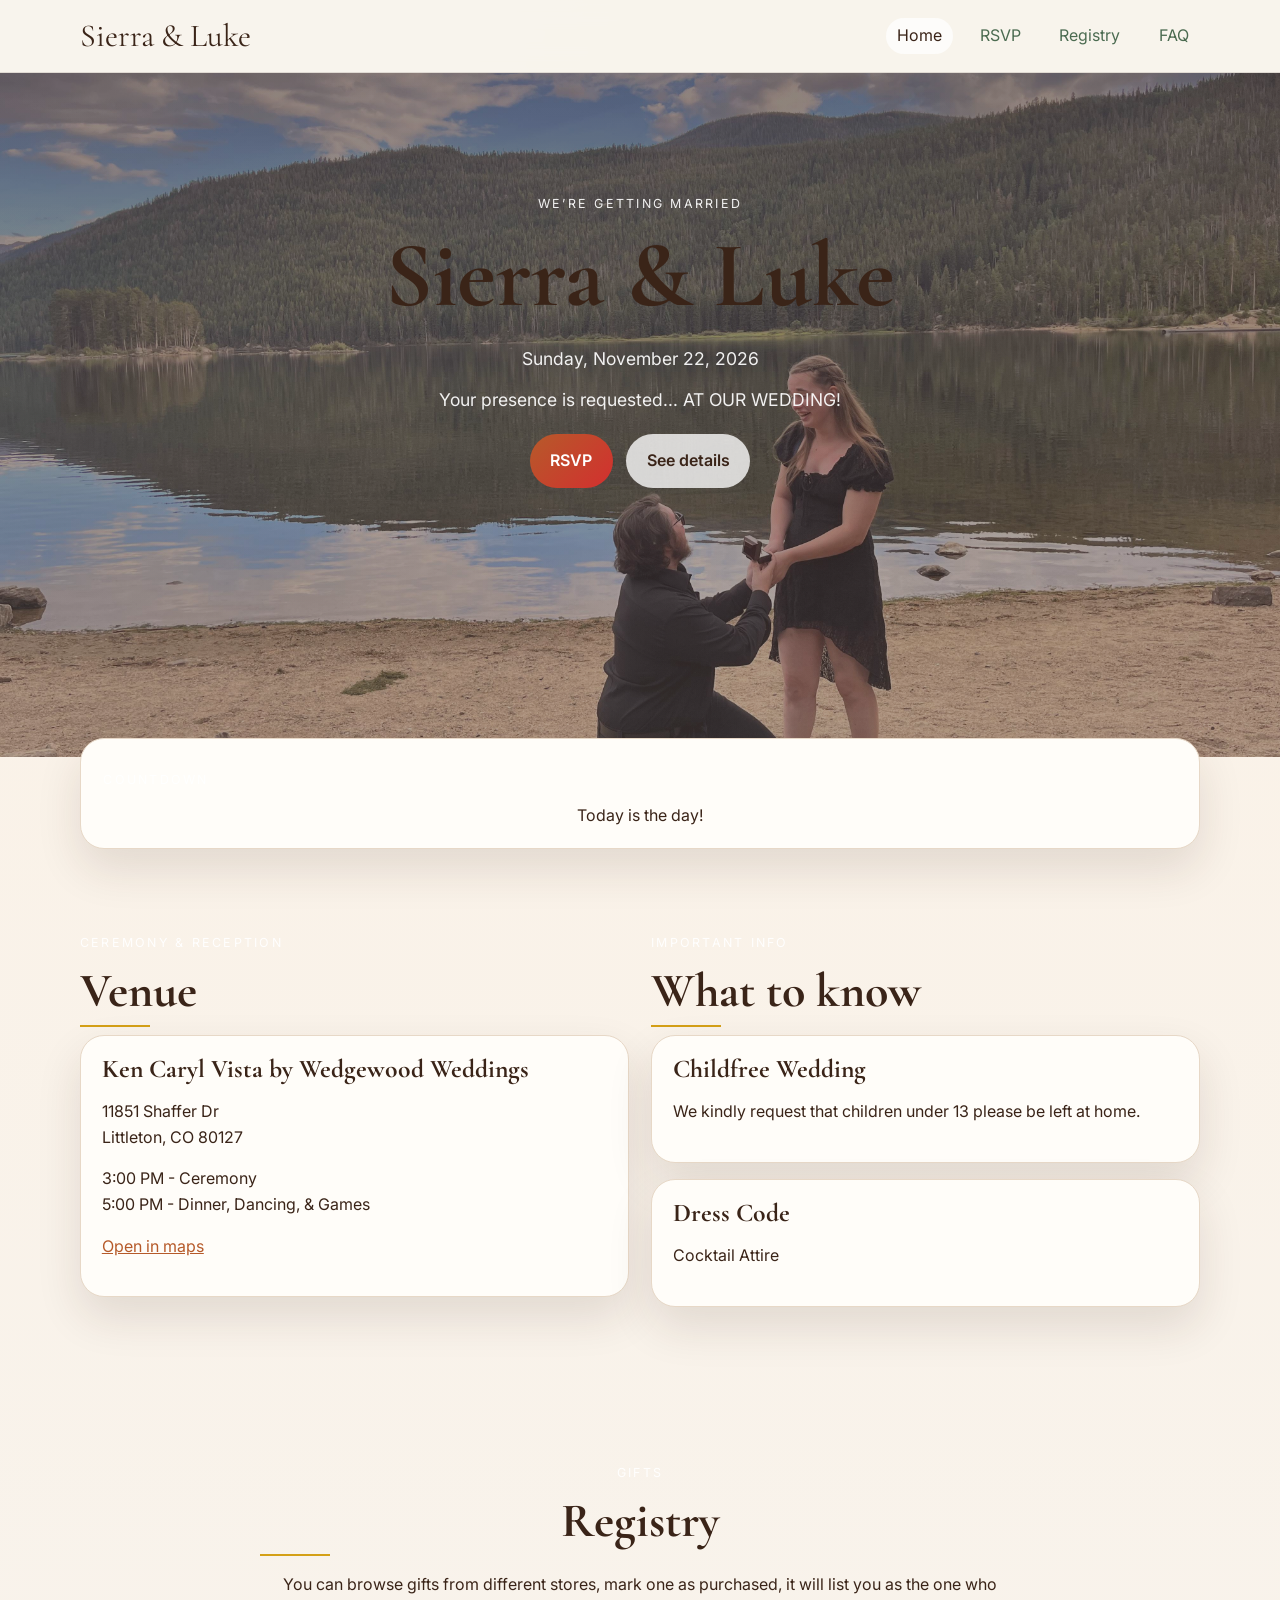
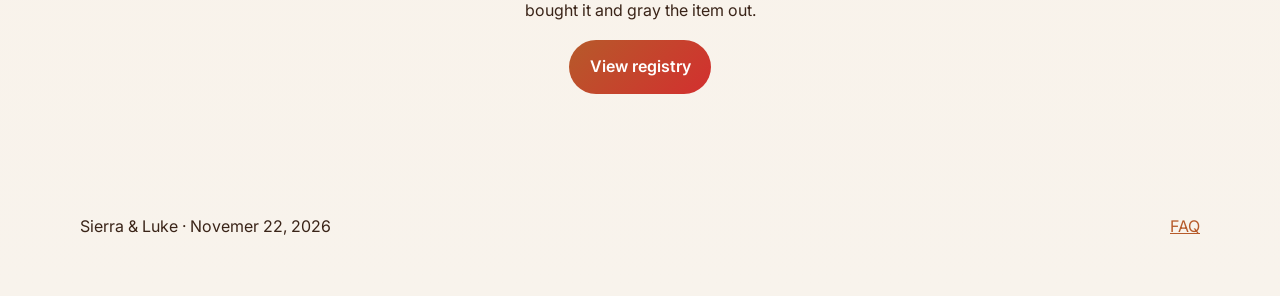
<file: index.html>
<!DOCTYPE html>
<html lang="en">
<head>
  <meta charset="UTF-8" />
  <meta name="viewport" content="width=device-width, initial-scale=1.0" />
  <title>Sierra & Luke</title>
  <link rel="preconnect" href="https://fonts.googleapis.com">
  <link rel="preconnect" href="https://fonts.gstatic.com" crossorigin>
  <link href="https://fonts.googleapis.com/css2?family=Cormorant+Garamond:wght@500;600;700&family=Inter:wght@400;500;600&display=swap" rel="stylesheet">
  <link rel="stylesheet" href="styles.css" />
</head>
<body data-page="home">
  <header class="site-header">
    <div class="wrap nav-wrap">
      <a class="brand" href="index.html">Sierra & Luke</a>
      <nav class="main-nav">
        <a href="index.html" class="active">Home</a>
        <a href="rsvp.html">RSVP</a>
        <a href="registry.html">Registry</a>
        <a href="faq.html">FAQ</a>
      </nav>
    </div>
  </header>

  <main>
    <section class="hero">
      <div class="hero-overlay"></div>
      <div class="wrap hero-inner">
        <p class="eyebrow">We’re getting married</p>
        <h1>Sierra & Luke</h1>
        <p class="hero-date">Sunday, November 22, 2026</p>
        <p class="hero-copy">Your presence is requested...  AT OUR WEDDING!</p>
        <div class="hero-actions">
          <a class="button" href="rsvp.html">RSVP</a>
          <a class="button button-secondary" href="#details">See details</a>
        </div>
      </div>
    </section>

    <section class="countdown-section">
      <div class="wrap">
        <div class="countdown-card">
          <p class="mini-label">Countdown</p>
          <div id="countdown" class="countdown" aria-live="polite">Set your date in config.js</div>
        </div>
      </div>
    </section>

    <section id="details" class="section">
      <div class="wrap grid two-col">
        <div>
          <p class="eyebrow">Ceremony & reception</p>
          <h2>Venue</h2>
          <div class="card">
            <h3>Ken Caryl Vista by Wedgewood Weddings</h3>
            <p>11851 Shaffer Dr<br />Littleton, CO 80127</p>
            <p>3:00 PM - Ceremony<br />5:00 PM - Dinner, Dancing, & Games</p>
            <p><a href="https://maps.app.goo.gl/AH9yWjSoTCXogqiy8" target="_blank" rel="noopener">Open in maps</a></p>
          </div>
        </div>
        <div>
          <p class="eyebrow">Important info</p>
          <h2>What to know</h2>
          <div class="stack">
            <div class="card">
              <h3>Childfree Wedding</h3>
              <p>We kindly request that children under 13 please be left at home.</p>
            </div>
            <div class="card">
              <h3>Dress Code</h3>
              <p>Cocktail Attire</p>
            </div>
          </div>
        </div>
      </div>
    </section>

    <section class="section">
      <div class="wrap centered narrow">
        <p class="eyebrow">Gifts</p>
        <h2>Registry</h2>
        <p>You can browse gifts from different stores, mark one as purchased, it will list you as the one who bought it and gray the item out.</p>
        <a class="button" href="registry.html">View registry</a>
      </div>
    </section>
  </main>

  <footer class="site-footer">
    <div class="wrap footer-wrap">
      <p>Sierra & Luke · Novemer 22, 2026</p>
      <p><a href="faq.html">FAQ</a></p>
    </div>
  </footer>

  <script src="config.js"></script>
  <script src="app.js"></script>
</body>
</html>
</file>
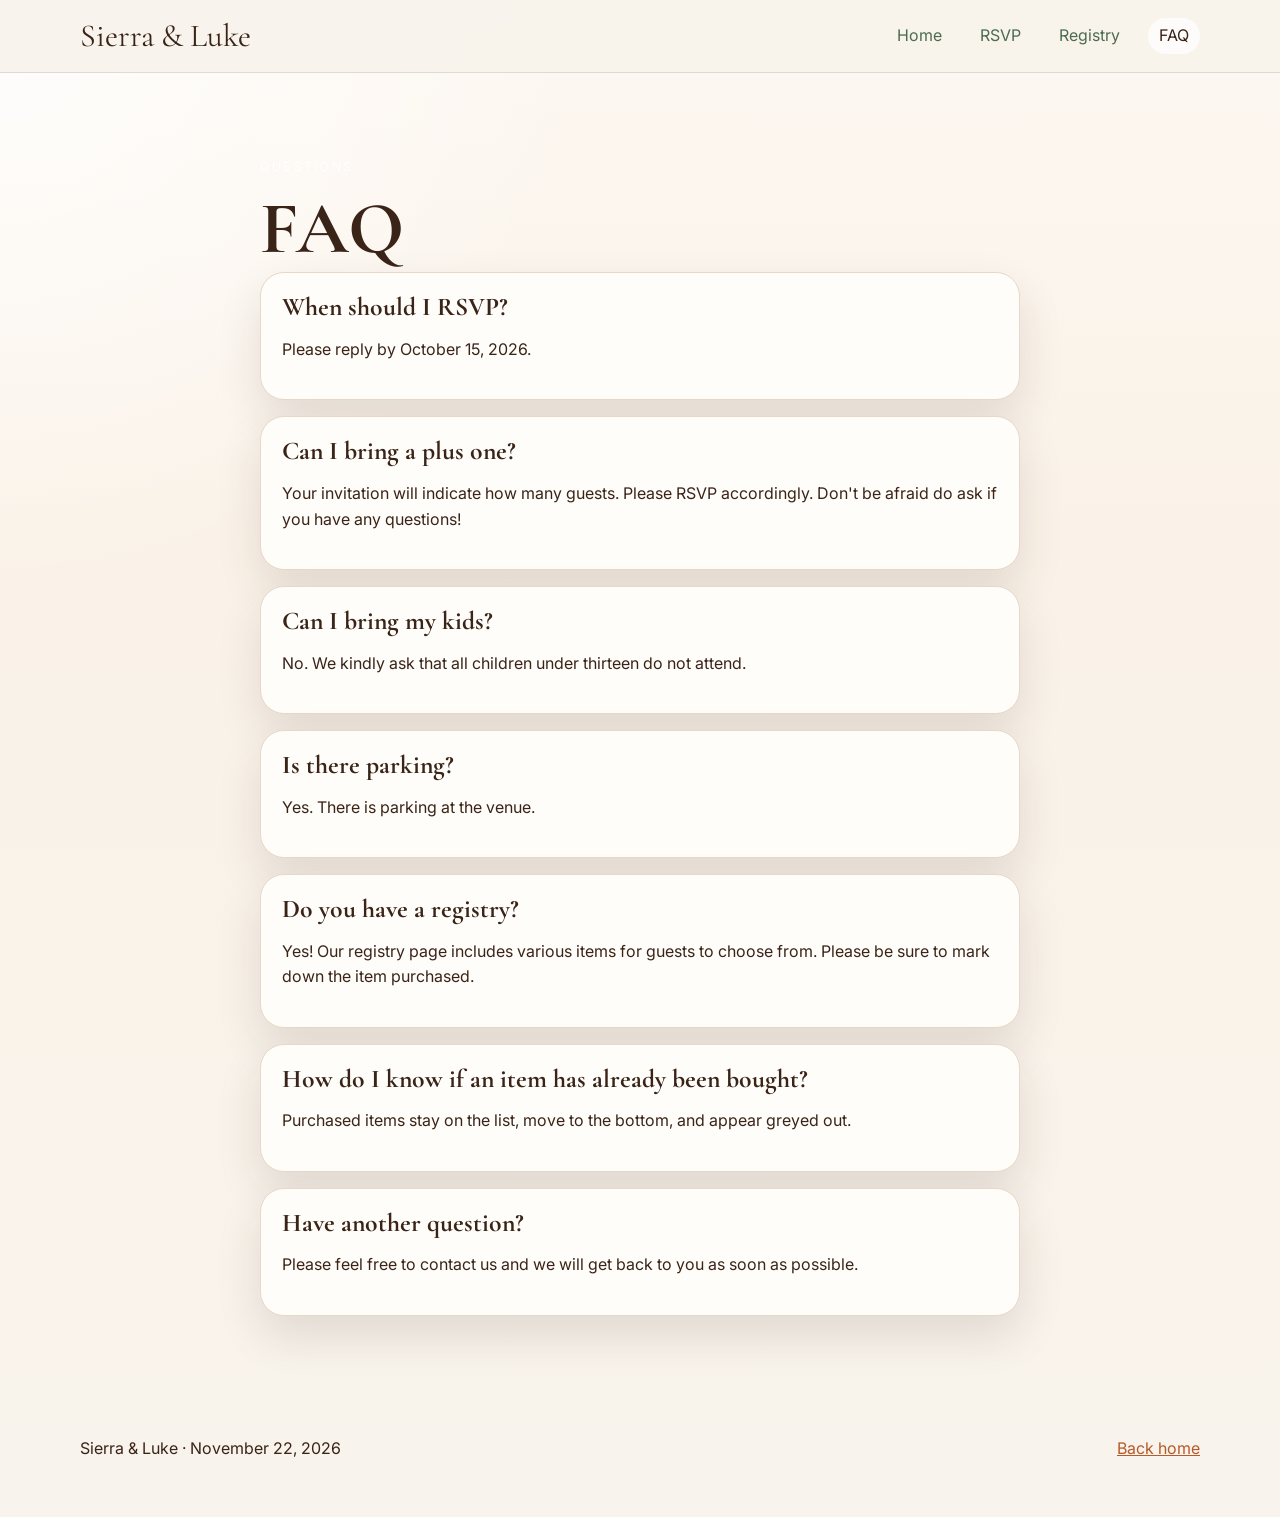
<file: faq.html>
<!DOCTYPE html>
<html lang="en">
<head>
  <meta charset="UTF-8" />
  <meta name="viewport" content="width=device-width, initial-scale=1.0" />
  <title>FAQ | Sierra & Luke</title>
  <link rel="preconnect" href="https://fonts.googleapis.com">
  <link rel="preconnect" href="https://fonts.gstatic.com" crossorigin>
  <link href="https://fonts.googleapis.com/css2?family=Cormorant+Garamond:wght@500;600;700&family=Inter:wght@400;500;600&display=swap" rel="stylesheet">
  <link rel="stylesheet" href="styles.css" />
</head>
<body data-page="faq">
  <header class="site-header">
    <div class="wrap nav-wrap">
      <a class="brand" href="index.html">Sierra & Luke</a>
      <nav class="main-nav">
        <a href="index.html">Home</a>
        <a href="rsvp.html">RSVP</a>
        <a href="registry.html">Registry</a>
        <a href="faq.html" class="active">FAQ</a>
      </nav>
    </div>
  </header>

  <main class="section">
    <div class="wrap narrow">
      <p class="eyebrow">Questions</p>
      <h1 class="page-title">FAQ</h1>

      <div class="stack">
        <div class="card">
          <h3>When should I RSVP?</h3>
          <p>Please reply by October 15, 2026.</p>
        </div>
        <div class="card">
          <h3>Can I bring a plus one?</h3>
          <p>Your invitation will indicate how many guests. Please RSVP accordingly. Don't be afraid do ask if you have any questions!</p>
        </div>
           <div class="card">
          <h3>Can I bring my kids?</h3>
          <p>No. We kindly ask that all children under thirteen do not attend.</p>
        </div>
        <div class="card">
          <h3>Is there parking?</h3>
          <p>Yes. There is parking at the venue.</p>
        </div>
        <div class="card">
          <h3>Do you have a registry?</h3>
          <p>Yes! Our registry page includes various items for guests to choose from. Please be sure to mark down the item purchased.</p>
        </div>
        <div class="card">
          <h3>How do I know if an item has already been bought?</h3>
          <p>Purchased items stay on the list, move to the bottom, and appear greyed out.</p>
        </div>
        <div class="card">
          <h3>Have another question?</h3>
          <p>Please feel free to contact us and we will get back to you as soon as possible.</p>
        </div>
      </div>
    </div>
  </main>

  <footer class="site-footer">
    <div class="wrap footer-wrap">
      <p>Sierra & Luke · November 22, 2026</p>
      <p><a href="index.html">Back home</a></p>
    </div>
  </footer>

  <script src="config.js"></script>
  <script src="app.js"></script>
</body>
</html>
</file>
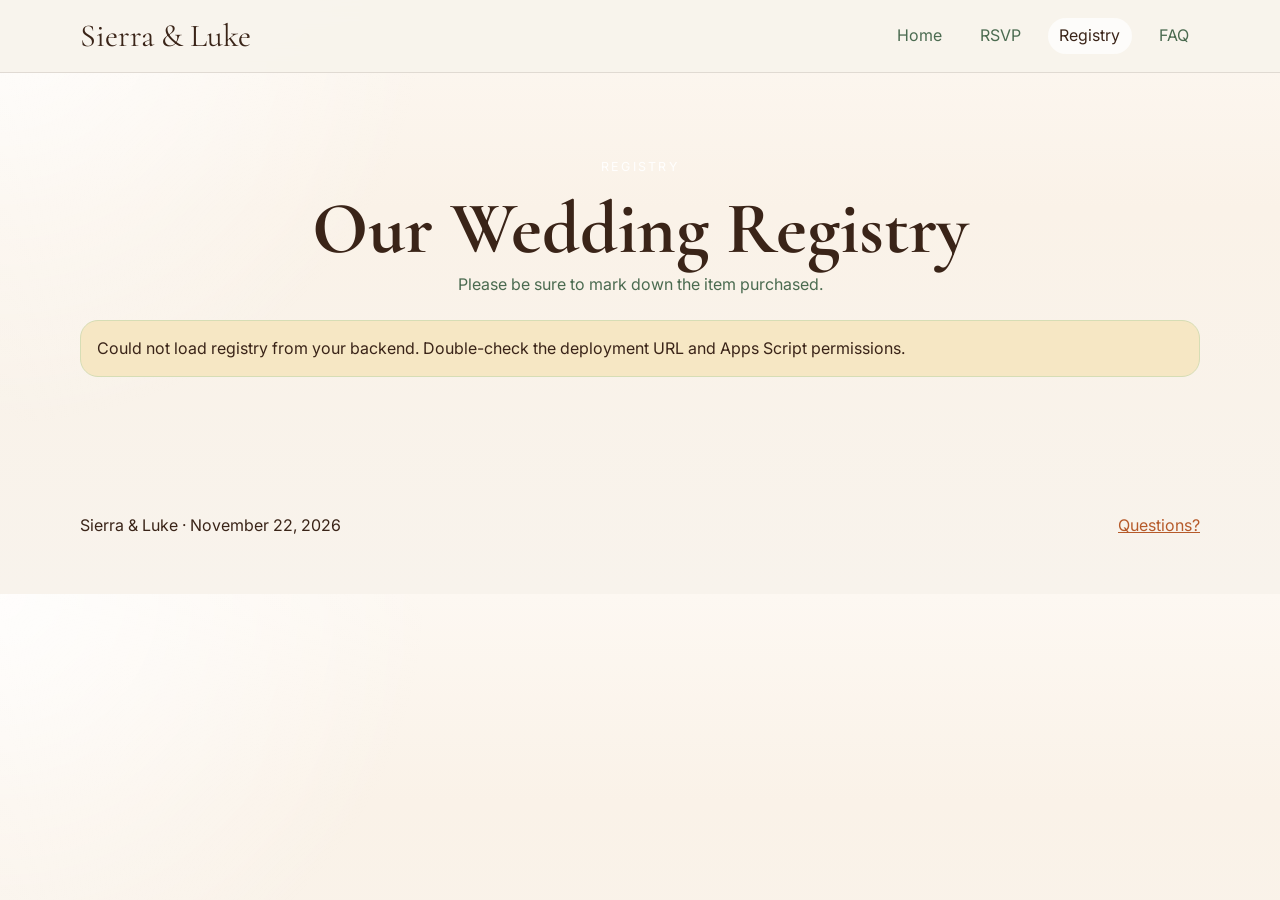
<file: registry.html>
<!DOCTYPE html>
<html lang="en">
<head>
  <meta charset="UTF-8" />
  <meta name="viewport" content="width=device-width, initial-scale=1.0" />
  <title>Registry | Sierra & Luke</title>
  <link rel="preconnect" href="https://fonts.googleapis.com">
  <link rel="preconnect" href="https://fonts.gstatic.com" crossorigin>
  <link href="https://fonts.googleapis.com/css2?family=Cormorant+Garamond:wght@500;600;700&family=Inter:wght@400;500;600&display=swap" rel="stylesheet">
  <link rel="stylesheet" href="styles.css" />
</head>
<body data-page="registry">
  <header class="site-header">
    <div class="wrap nav-wrap">
      <a class="brand" href="index.html">Sierra & Luke</a>
      <nav class="main-nav">
        <a href="index.html">Home</a>
        <a href="rsvp.html">RSVP</a>
        <a href="registry.html" class="active">Registry</a>
        <a href="faq.html">FAQ</a>
      </nav>
    </div>
  </header>

  <main class="section">
    <div class="wrap">
      <div class="narrow centered">
        <p class="eyebrow">Registry</p>
        <h1 class="page-title">Our Wedding Registry</h1>
        <p class="page-intro">Please be sure to mark down the item purchased.</p>
      </div>

      <div id="registryNotice" class="notice hidden"></div>
      <div id="registryFilters" class="registry-filters hidden"></div>
      <div id="registryList" class="registry-grid"></div>
    </div>
  </main>

  <iframe name="hiddenRegistryFrame" id="hiddenRegistryFrame" class="hidden-iframe"></iframe>

  <footer class="site-footer">
    <div class="wrap footer-wrap">
      <p>Sierra & Luke · November 22, 2026</p>
      <p><a href="faq.html">Questions?</a></p>
    </div>
  </footer>

  <script src="config.js"></script>
  <script src="app.js"></script>
</body>
</html>
</file>
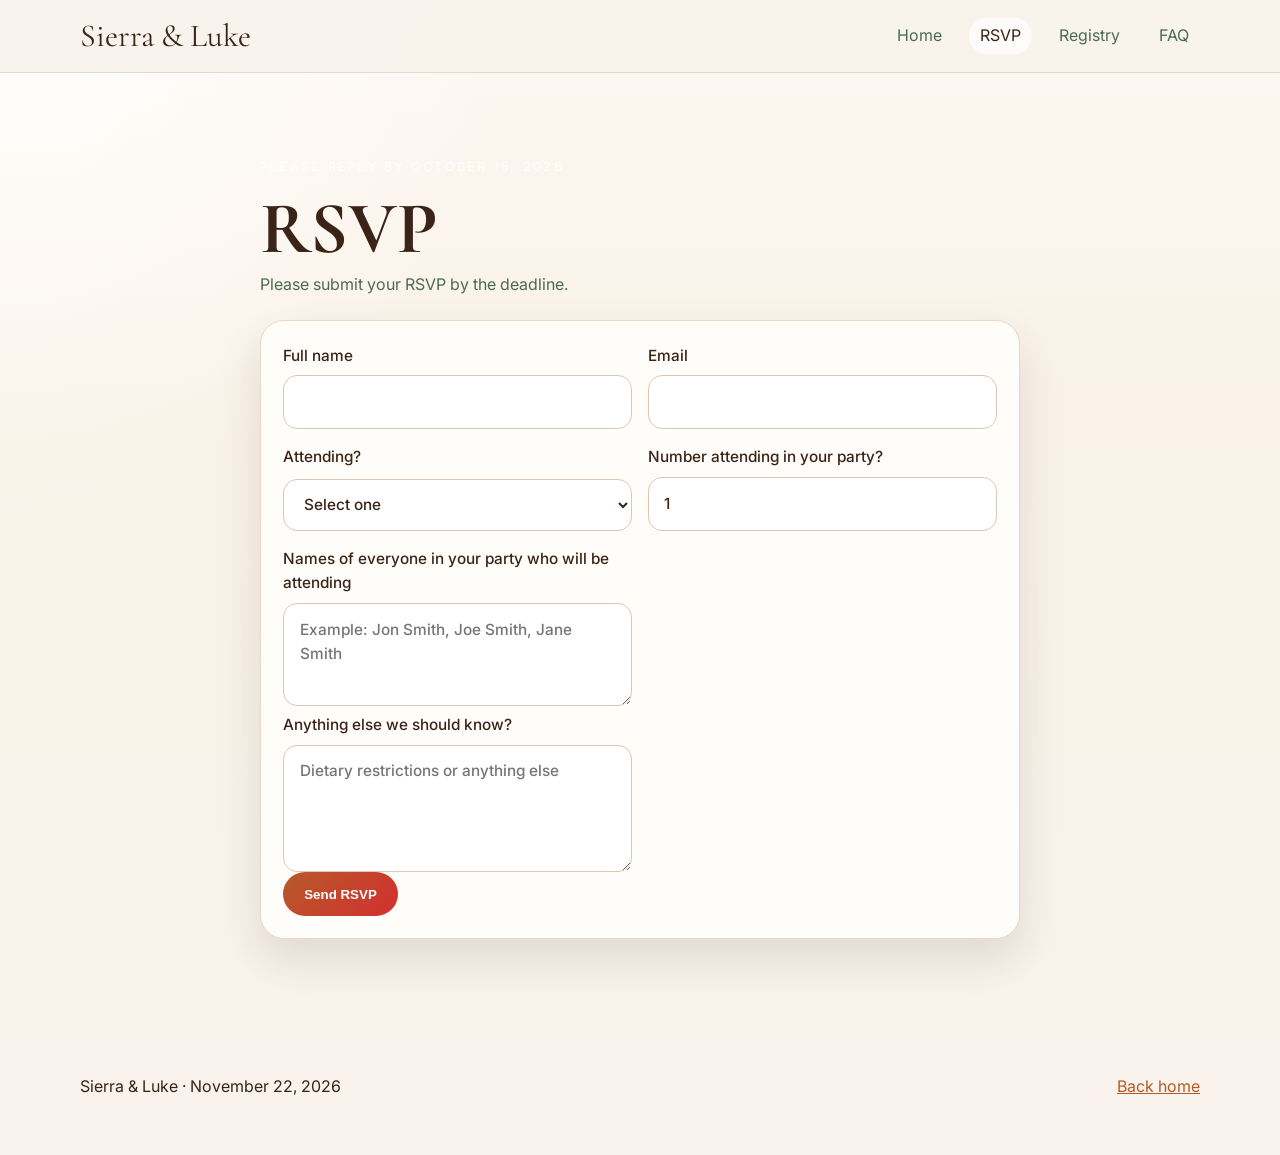
<file: rsvp.html>
<!DOCTYPE html>
<html lang="en">
<head>
  <meta charset="UTF-8" />
  <meta name="viewport" content="width=device-width, initial-scale=1.0" />
  <title>RSVP | Sierra & Luke</title>
  <link rel="preconnect" href="https://fonts.googleapis.com">
  <link rel="preconnect" href="https://fonts.gstatic.com" crossorigin>
  <link href="https://fonts.googleapis.com/css2?family=Cormorant+Garamond:wght@500;600;700&family=Inter:wght@400;500;600&display=swap" rel="stylesheet">
  <link rel="stylesheet" href="styles.css" />
</head>
<body data-page="rsvp">
  <header class="site-header">
    <div class="wrap nav-wrap">
      <a class="brand" href="index.html">Sierra & Luke</a>
      <nav class="main-nav">
        <a href="index.html">Home</a>
        <a href="rsvp.html" class="active">RSVP</a>
        <a href="registry.html">Registry</a>
        <a href="faq.html">FAQ</a>
      </nav>
    </div>
  </header>

  <main class="section">
    <div class="wrap narrow">
      <p class="eyebrow">Please reply by October 15, 2026</p>
      <h1 class="page-title">RSVP</h1>
      <p class="page-intro">Please submit your RSVP by the deadline.</p>

      <div id="apiNotice" class="notice hidden"></div>
      <div id="rsvpSuccess" class="success hidden">Thanks! Your RSVP was submitted.</div>

      <form id="rsvpForm" class="card form-card" method="post" target="hiddenSubmitFrame">
        <input type="hidden" name="action" value="rsvp" />
        <input type="hidden" name="honeypot" value="" />
        <div class="form-grid">
          <label>
            Full name
            <input type="text" name="name" required />
          </label>
          <label>
            Email
            <input type="email" name="email" />
          </label>
          <label>
            Attending?
            <select name="attending" required>
              <option value="">Select one</option>
              <option value="Yes">Accept</option>
              <option value="No">Decline</option>
            </select>
          </label>
          <label>
            Number attending in your party?
            <input type="number" min="1" max="8" name="guest_count" value="1" />
          </label>
          <label>
       
          <label class="full">
            Names of everyone in your party who will be attending
            <textarea
              name="attendee_names"
              rows="3"
              placeholder="Example: Jon Smith, Joe Smith, Jane Smith"
            ></textarea>
          </label>

          <label class="full">
            Anything else we should know?
            <textarea name="notes" rows="4" placeholder="Dietary restrictions or anything else"></textarea>
          </label>
        </div>
        <button type="submit" class="button">Send RSVP</button>
      </form>

      <p class="small muted"></p>
    </div>
  </main>

  <iframe name="hiddenSubmitFrame" id="hiddenSubmitFrame" class="hidden-iframe"></iframe>

  <footer class="site-footer">
    <div class="wrap footer-wrap">
      <p>Sierra & Luke · November 22, 2026</p>
      <p><a href="index.html">Back home</a></p>
    </div>
  </footer>

  <script src="config.js"></script>
  <script src="app.js"></script>
</body>
</html>
</file>
<file: styles.css>
:root {
  --bg: #F8F3EC;
  --paper: #FFFDF9;
  --text: #3A2418;
  --muted: #4B6B50;
  --accent: #B65A2A;
  --accent-strong: #D32F2F;
  --accent-soft: #EFE0D2;
  --line: #E7D8C7;
  --success: #EEF2EC;
  --notice: #F6E7C4;
  --shadow: 0 20px 45px rgba(58, 36, 24, 0.12);
}

* { box-sizing: border-box; }
html { scroll-behavior: smooth; }
body {
  margin: 0;
  background:
    radial-gradient(circle at top left, rgba(255,255,255,0.8), transparent 30%),
    linear-gradient(180deg, #FDF8F2, #FAF2E8 35%, #F8F3EC);
  color: var(--text);
  font-family: "Inter", sans-serif;
  line-height: 1.6;
}
img { max-width: 100%; }
a { color: var(--accent); }
h1, h2, h3 {
  font-family: "Cormorant Garamond", serif;
  line-height: 1.05;
  margin: 0 0 0.5rem;
}
h1 { font-size: clamp(3rem, 8vw, 5.8rem); }
h2 { font-size: clamp(2rem, 5vw, 3rem); }
h3 { font-size: 1.6rem; }

.wrap {
  width: min(1120px, calc(100% - 2rem));
  margin: 0 auto;
}
.narrow { width: min(760px, 100%); margin: 0 auto; }
.centered { text-align: center; }

.site-header {
  position: sticky;
  top: 0;
  z-index: 20;
  backdrop-filter: blur(12px);
  background: rgba(248, 243, 236, 0.92);
  border-bottom: 1px solid rgba(58, 36, 24, 0.12);
}
.nav-wrap {
  display: flex;
  align-items: center;
  justify-content: space-between;
  min-height: 72px;
  gap: 1rem;
}
.brand {
  text-decoration: none;
  font-family: "Cormorant Garamond", serif;
  font-size: 2rem;
  color: var(--text);
}
.main-nav {
  display: flex;
  gap: 1rem;
  flex-wrap: wrap;
}
.main-nav a {
  text-decoration: none;
  color: var(--muted);
  padding: 0.35rem 0.7rem;
  border-radius: 999px;
}
.main-nav a.active,
.main-nav a:hover {
  color: var(--text);
  background: rgba(255,255,255,0.72);
}

.hero {
  position: relative;
  min-height: 76vh;
  display: grid;
  align-items: center;
  background:
  linear-gradient(rgba(40,20,15,.55), rgba(40,20,15,.40)),
  url("images/registry/engage.jpg");
background-size: cover;
background-position: center;
background-repeat: no-repeat;
}
.hero-overlay {
  position: absolute;
  inset: 0;
  background: linear-gradient(to bottom, rgba(255,255,255,0.03), rgba(248,243,236,0.15));
}
.hero-inner {
  position: relative;
  z-index: 1;
  text-align: center;

  padding-top: 2rem;
  padding-bottom: 12rem;

  display: flex;
  flex-direction: column;
  justify-content: flex-start;
}
.eyebrow, .mini-label {
  letter-spacing: 0.18em;
  text-transform: uppercase;
  font-size: 0.78rem;
  color: rgba(255,255,255,0.92);
  margin-bottom: 0.8rem;
}
.hero-date, .hero-copy {
  font-size: 1.1rem;
  max-width: 680px;
  margin: 0.8rem auto 0;
  color: rgba(255,255,255,0.92);
}
.hero-actions {
  display: flex;
  gap: 0.8rem;
  justify-content: center;
  margin-top: 1.2rem;
  flex-wrap: wrap;
}

.button {
  display: inline-flex;
  align-items: center;
  justify-content: center;
  background: linear-gradient(135deg, var(--accent), var(--accent-strong));
  color: white;
  text-decoration: none;
  border: 0;
  padding: 0.9rem 1.3rem;
  border-radius: 999px;
  font-weight: 600;
  cursor: pointer;
  transition: transform 0.15s ease, opacity 0.15s ease, box-shadow 0.15s ease;
  box-shadow: 0 10px 22px rgba(58, 36, 24 0.16);
}
.button:hover { transform: translateY(-1px); opacity: 0.97; }
.button-secondary {
  background: rgba(255,255,255,0.78);
  color: var(--text);
  border: 1px solid rgba(58, 36, 24 0.15);
  box-shadow: none;
}
.countdown-section { padding: 1.4rem 0 0; }
.countdown-card {
  background: var(--paper);
  box-shadow: var(--shadow);
  border: 1px solid var(--line);
  border-radius: 24px;
  padding: 1.2rem 1.4rem;
  margin-top: -2.6rem;
  position: relative;
  z-index: 5;
}
.countdown {
  display: flex;
  flex-direction: row;
  align-items: center;
  justify-content: center;
  gap: 0;
}
.cd-unit {
  display: flex;
  flex-direction: column;
  align-items: center;
  padding: 0 1.8rem;
  border-right: 1px solid var(--line);
  width: 25%;
}
.cd-unit:last-child { border-right: none; }
.cd-unit strong {
  font-size: 2.4rem;
  font-weight: 700;
  line-height: 1;
  letter-spacing: -0.02em;
  color: var(--ink);
}
.cd-unit em {
  font-style: normal;
  font-size: 0.7rem;
  font-weight: 500;
  letter-spacing: 0.1em;
  text-transform: uppercase;
  color: var(--muted);
  margin-top: 0.2rem;
}
.cd-sep { display: none; }
.time-box {
  background: #FFF8F0;
  border: 1px solid var(--line);
  border-radius: 18px;
  padding: 1rem 0.6rem;
  text-align: center;
}
.time-box strong {
  display: block;
  font-size: clamp(1.6rem, 4vw, 2.2rem);
  font-family: "Cormorant Garamond", serif;
}
.time-box span { color: var(--muted); font-size: 0.86rem; }

.section { padding: 4.5rem 0; }
.section.alt { background: rgba(255,255,255,0.45); }
.grid.two-col {
  display: grid;
  grid-template-columns: 1fr 1fr;
  gap: 1.4rem;
  align-items: start;
}
.stack { display: grid; gap: 1rem; }
.card {
  background: var(--paper);
  border: 1px solid var(--line);
  border-radius: 24px;
  overflow: hidden;
  box-shadow: var(--shadow);
  padding: 1.3rem;
}
.timeline {
  list-style: none;
  margin: 0;
  padding: 0;
}
.timeline li {
  display: flex;
  justify-content: space-between;
  gap: 1rem;
  padding: 0.8rem 0;
  border-bottom: 1px solid var(--line);
}
.timeline li:last-child { border-bottom: 0; }

.page-title {
  font-size: clamp(2.5rem, 7vw, 4.6rem);
  margin-bottom: 0.3rem;
}
.page-intro { color: var(--muted); margin-top: 0; margin-bottom: 1.4rem; }

.form-card { padding: 1.4rem; }
.form-grid {
  display: grid;
  grid-template-columns: 1fr 1fr;
  gap: 1rem;
}
.form-grid label {
  display: grid;
  gap: 0.45rem;
  font-weight: 500;
  font-size: 0.96rem;
}
.form-grid label.full { grid-column: 1 / -1; }

input, select, textarea {
  width: 100%;
  border: 1px solid #DCC7B4;
  background: #fff;
  border-radius: 14px;
  padding: 0.85rem 0.95rem;
  font: inherit;
  color: var(--text);
}
input:focus, select:focus, textarea:focus {
  outline: 2px solid rgba(58, 36, 24 0.18);
  border-color: var(--accent);
}

.notice, .success {
  border-radius: 18px;
  padding: 0.9rem 1rem;
  margin-bottom: 1rem;
}
.notice {
  background: var(--notice);
  border: 1px solid #d6ddb5;
}
.success {
  background: var(--success);
  border: 1px solid #bfd7bf;
}
.hidden { display: none !important; }
.hidden-iframe {
  width: 0;
  height: 0;
  border: 0;
  position: absolute;
}

.registry-filters {
  display: flex;
  flex-wrap: wrap;
  gap: 0.65rem;
  justify-content: center;
  margin: 0 0 1.25rem;
}
.filter-chip {
  border: 1px solid var(--line);
  background: var(--paper);
  color: var(--text);
  border-radius: 999px;
  padding: 0.7rem 1rem;
  font: inherit;
  cursor: pointer;
  box-shadow: var(--shadow);
  display: inline-flex;
  align-items: center;
  gap: 0.45rem;
}
.filter-chip span {
  color: var(--muted);
  font-size: 0.88rem;
}
.filter-chip.is-active {
  background: linear-gradient(135deg, var(--accent), var(--accent-strong));
  color: white;
  border-color: var(--accent);
}
.filter-chip.is-active span {
  color: rgba(255,255,255,0.86);
}

.registry-image {
  width: 100%;
  height: 220px;
  object-fit: contain;
  background: #fff;
  border-radius: 18px;
  margin-bottom: 1rem;
  border: 1px solid var(--line);
  padding: 1rem;
}

.registry-grid {
  display: grid;
  grid-template-columns: repeat(3, 1fr);
  gap: 1rem;
}
.registry-item {
  display: flex;
  flex-direction: column;
  gap: 0.8rem;
}
.registry-top {
  display: flex;
  align-items: start;
  justify-content: space-between;
  gap: 1rem;
}
.price-tag {
  white-space: nowrap;
  color: #B65A2A;
  font-size: 1.35rem;
  font-weight: 700;
  margin-bottom: 1rem;
}
.registry-meta {
  display: flex;
  gap: 0.4rem;
  flex-wrap: wrap;
}
.pill {
  border-radius: 999px;
  font-size: 0.74rem;
  padding: 0.28rem 0.55rem;
  background: #F7ECD0;
  color: #6A4A10;
}
.registry-status-row {
  display: flex;
  justify-content: flex-start;
}
.status-badge {
  display: inline-flex;
  align-items: center;
  border-radius: 999px;
  padding: 0.38rem 0.7rem;
  background: #F3E6D8;
  color: var(--accent-strong);
  font-size: 0.82rem;
  font-weight: 600;
}
.status-badge.is-partial {
  background: #F0DDC6;
}
.status-badge.is-complete {
  background: #E9D8C0;
  color: #607060;
}
.registry-actions {
  margin-top: auto;
  display: grid;
  gap: 1.2rem;
}
.registry-item.is-purchased {
  opacity: 0.68;
}
.registry-item.is-purchased .button {
  background: linear-gradient(135deg, #7f9082, #6f7e71);
  box-shadow: none;
}
.inline-fields {
  display: grid;
  grid-template-columns: 1fr 1fr;
  gap: 1rem;
}
.small {
  font-size: 0.9rem;
}
.muted {
  color: var(--muted);
}
.site-footer {
  padding: 2rem 0 2.5rem;
  border-top: 1px solid rgba(58, 36, 24 0.12);
}
.footer-wrap {
  display: flex;
  justify-content: space-between;
  gap: 1rem;
  flex-wrap: wrap;
}

.section h2::after {
  content: "";
  display: block;
  width: 70px;
  height: 2px;
  background: #D4A017;
  margin-top: 0.5rem;
}

@media (max-width: 900px) {
  .grid.two-col,
  .registry-grid,
  .form-grid {
    grid-template-columns: 1fr;
  }
  .countdown {
    grid-template-columns: repeat(2, 1fr);
  }
}
@media (max-width: 640px) {
  .nav-wrap {
    flex-direction: column;
    justify-content: center;
    padding: 0.8rem 0;
  }
  .hero { min-height: 70vh; }
  .inline-fields { grid-template-columns: 1fr; }
}

.success-toast {
  position: fixed;
  right: 20px;
  bottom: 20px;
  z-index: 9999;
  max-width: min(420px, calc(100vw - 2rem));
  padding: 0.95rem 1.15rem;
  border-radius: 16px;
  border: 1px solid rgba(214, 227, 211, 0.9);
  background: linear-gradient(135deg, #274b31, #1f3c27);
  color: #f2f7f0;
  box-shadow: 0 18px 36px rgba(24, 40, 28, 0.24);
  opacity: 0;
  transform: translateY(12px);
  transition: opacity 0.35s ease, transform 0.35s ease;
}
.success-toast.visible {
  opacity: 1;
  transform: translateY(0);
}
.success-toast.fade-out {
  opacity: 0;
  transform: translateY(10px);
}

/* Countdown units */
.cd-unit { display: inline-flex; flex-direction: column; align-items: center; gap: 0; }
.cd-unit strong { font-size: 1.6rem; font-weight: 700; line-height: 1; }
.cd-sep { margin: 0 0.5rem; opacity: 0.4; align-self: center; }
</file>
